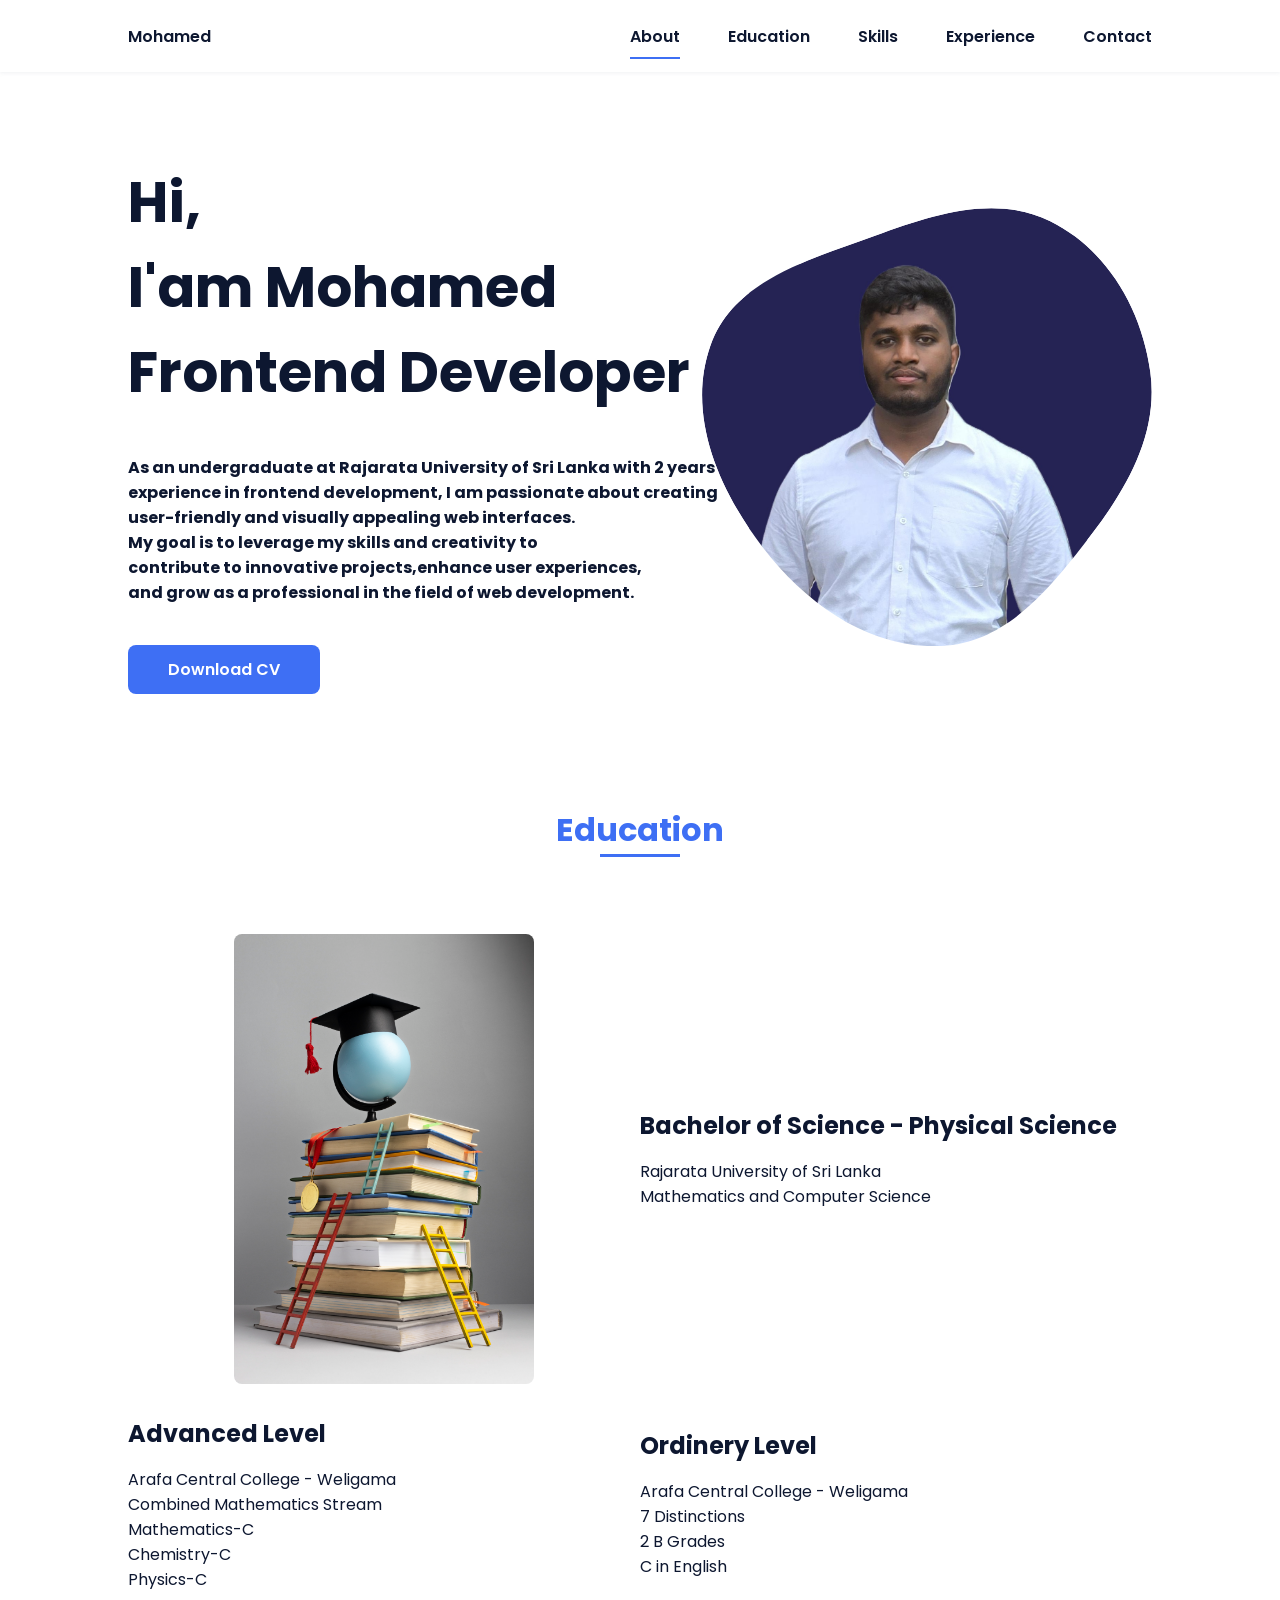
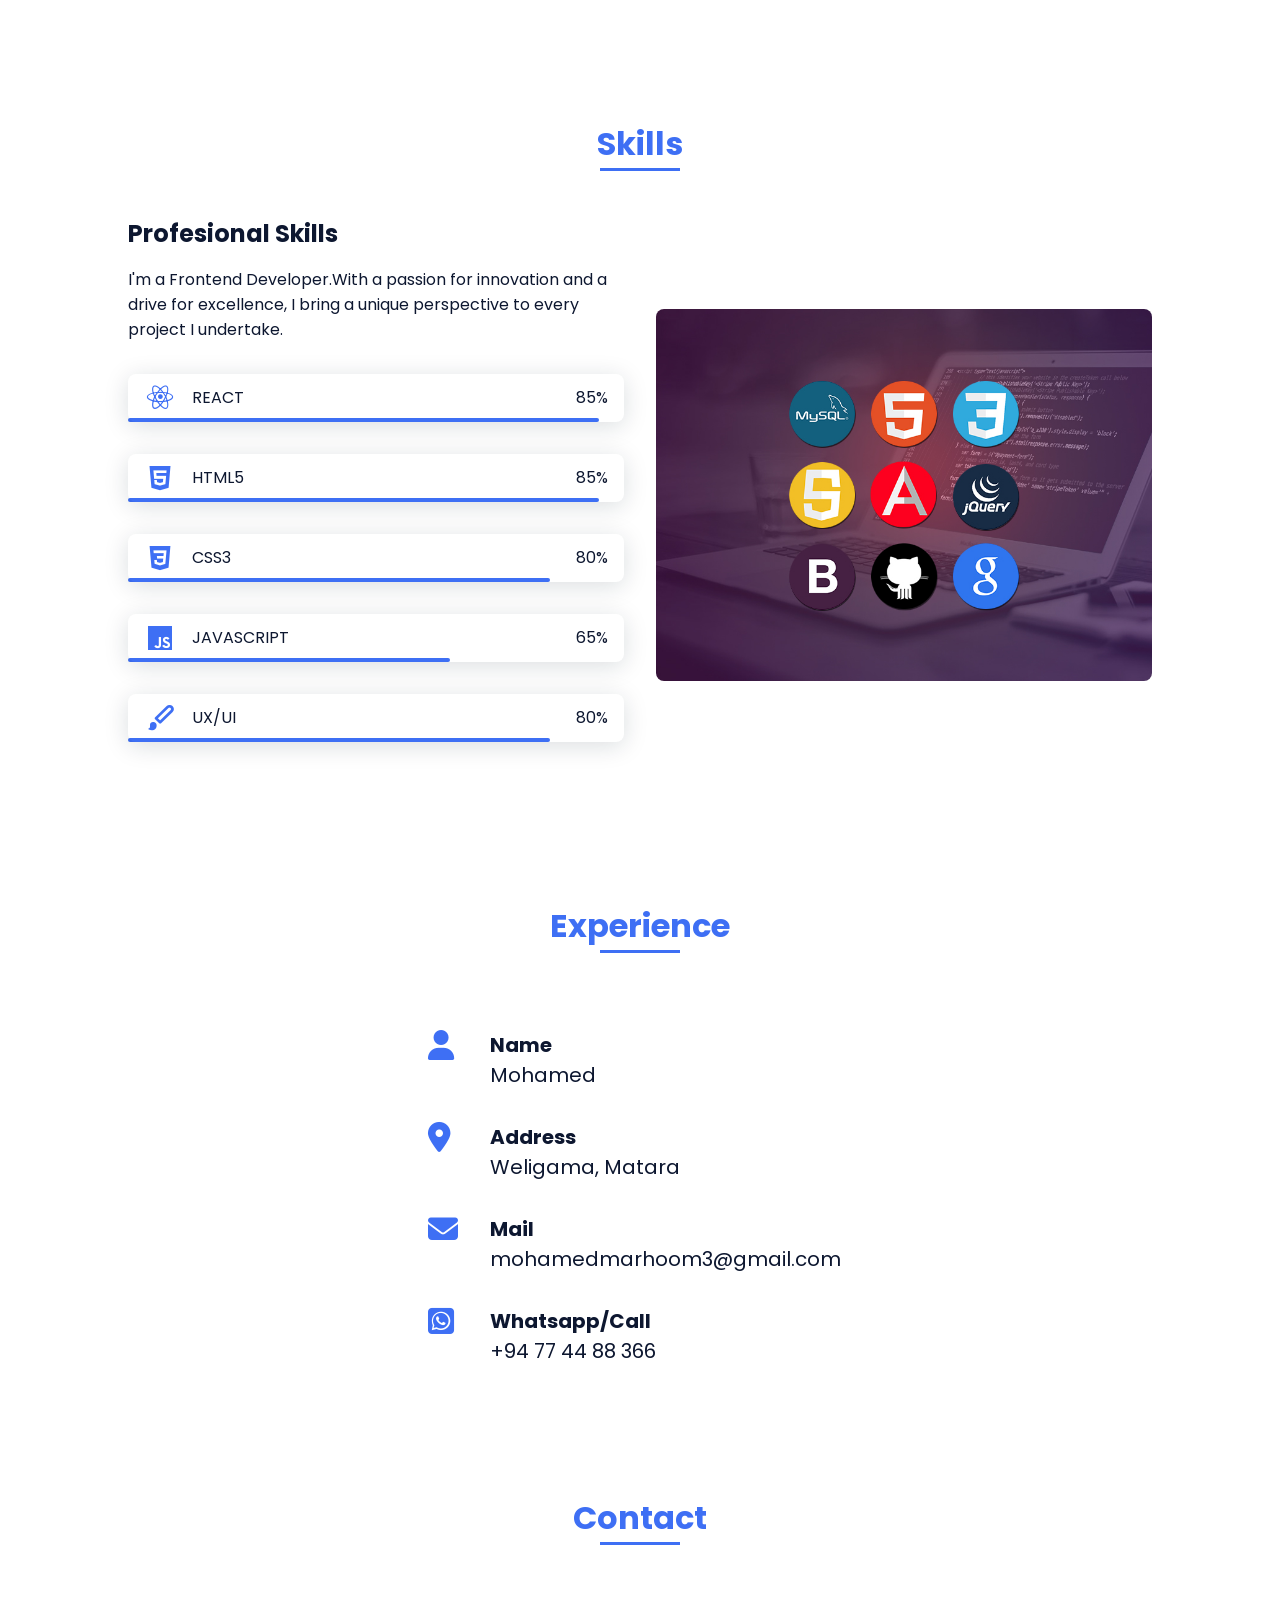
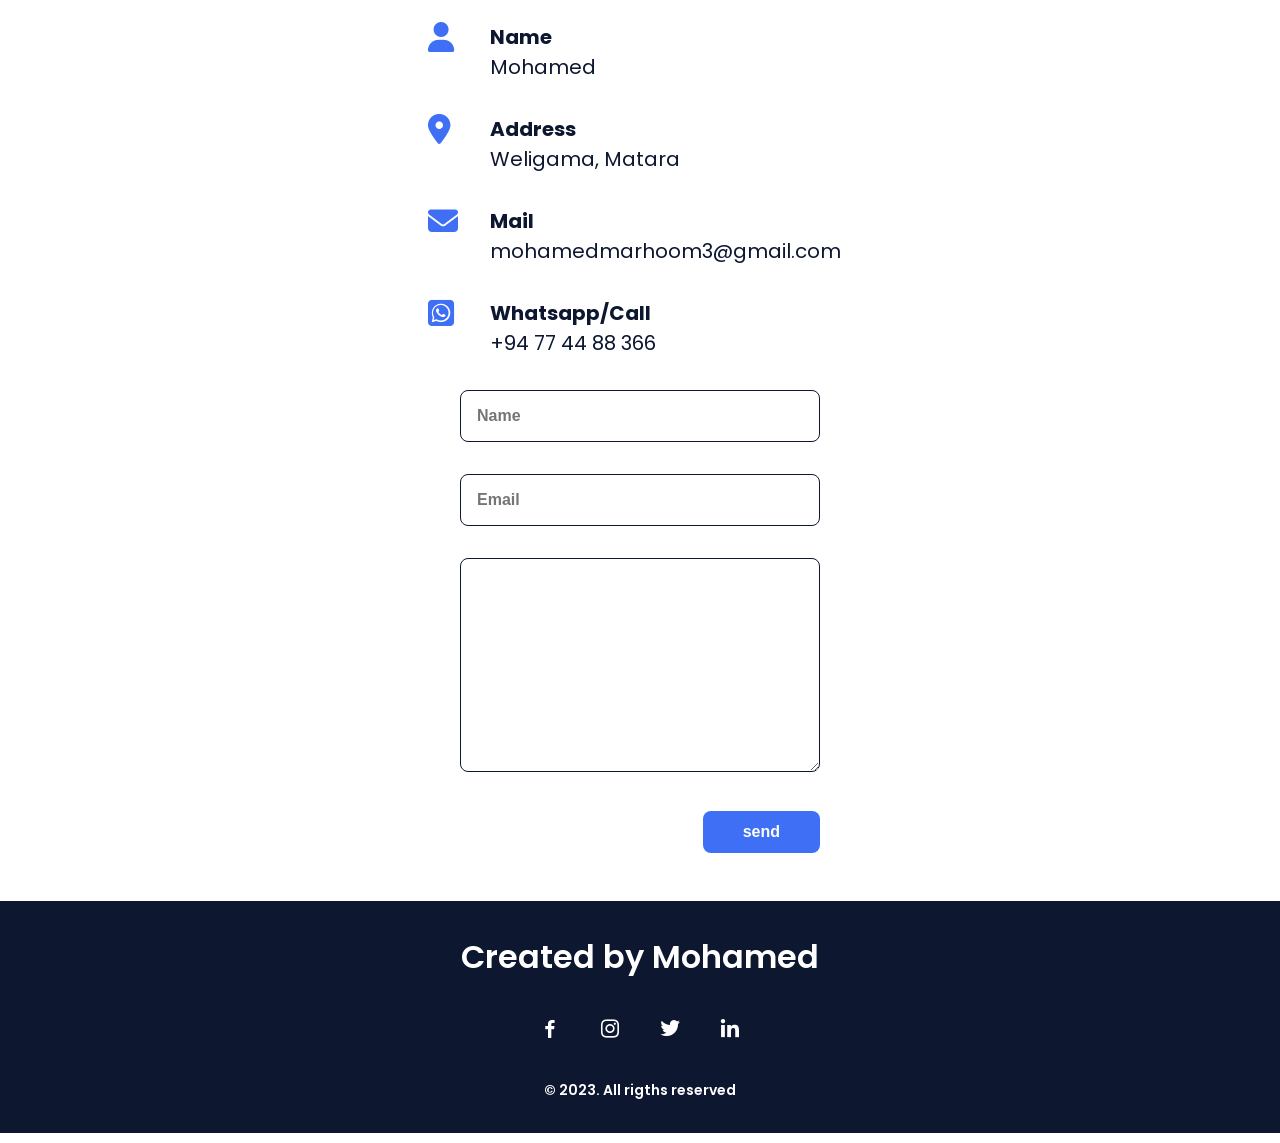
<file: index.html>
<!DOCTYPE html>
<html lang="en">
    <head>
        <meta charset="UTF-8">
        <meta name="viewport" content="width=device-width, initial-scale=1.0">

        <link rel="stylesheet" href="assets/css/styles.css">

        <!-- =====BOX ICONS===== -->
        <link href='https://cdn.jsdelivr.net/npm/boxicons@2.0.5/css/boxicons.min.css' rel='stylesheet'>
        <link rel="stylesheet" href="https://cdnjs.cloudflare.com/ajax/libs/font-awesome/6.4.0/css/all.min.css">

        <title>Portfolio website complete</title>
    </head>
    <body>
        <!--===== HEADER =====-->
        <header class="l-header">
            <nav class="nav bd-grid">
                <div>
                    <a href="#" class="nav__logo">Mohamed</a>
                </div>

                <div class="nav__menu" id="nav-menu">
                    <ul class="nav__list">
                        <li class="nav__item"><a href="#home" class="nav__link active">About</a></li>
                        <li class="nav__item"><a href="#about" class="nav__link">Education</a></li>
                        <li class="nav__item"><a href="#skills" class="nav__link">Skills</a></li>
                        <li class="nav__item"><a href="#work" class="nav__link">Experience</a></li>
                        <li class="nav__item"><a href="#contact" class="nav__link">Contact</a></li>
                    </ul>
                </div>
            </nav>
        </header>

        <main class="l-main">
            <!--===== HOME =====-->
            <section class="home bd-grid" id="home">
                <div class="home__data">
                    <h1 class="home__title">Hi,<br>I'am Mohamed</span><br> Frontend Developer</h1>
                    <h1 class="home__title1">As an undergraduate at Rajarata University of Sri Lanka with 2 years of <br> experience in frontend development, I am passionate about creating <br>user-friendly and visually appealing web interfaces. <br>My goal is to leverage my skills and creativity to <br>contribute to innovative projects,enhance user experiences,<br> and grow as a professional in the field of web development.</h1>

                    <a href="#" class="button">Download CV</a>
                </div>

                <div class="home__img">
                    <svg class="home__blob" viewBox="0 0 479 467" xmlns="http://www.w3.org/2000/svg" xmlns:xlink="http://www.w3.org/1999/xlink">
                        <mask id="mask0" mask-type="alpha">
                            <path d="M9.19024 145.964C34.0253 76.5814 114.865 54.7299 184.111 29.4823C245.804 6.98884 311.86 -14.9503 370.735 14.143C431.207 44.026 467.948 107.508 477.191 174.311C485.897 237.229 454.931 294.377 416.506 344.954C373.74 401.245 326.068 462.801 255.442 466.189C179.416 469.835 111.552 422.137 65.1576 361.805C17.4835 299.81 -17.1617 219.583 9.19024 145.964Z"/>
                        </mask>
                        <g mask="url(#mask0)">
                            <path d="M9.19024 145.964C34.0253 76.5814 114.865 54.7299 184.111 29.4823C245.804 6.98884 311.86 -14.9503 370.735 14.143C431.207 44.026 467.948 107.508 477.191 174.311C485.897 237.229 454.931 294.377 416.506 344.954C373.74 401.245 326.068 462.801 255.442 466.189C179.416 469.835 111.552 422.137 65.1576 361.805C17.4835 299.81 -17.1617 219.583 9.19024 145.964Z"/>
                            <image class="home__blob-img" x="50" y="60" href="mohamed1.jpeg"/>
                        </g>
                    </svg>
                </div>
            </section>

            <!--===== ABOUT =====-->
            <section class="about section " id="about">
                <h2 class="section-title">Education</h2>

                <div class="about__container bd-grid">
                    <div class="about__img">
                        <img src="education.jpg" alt="">
                    </div>
                    
                    <div>
                        <h2 class="about__subtitle">Bachelor of Science - Physical Science </h2>
                        <p class="about__text">Rajarata University of Sri Lanka<br> Mathematics and Computer Science </p>           
                    </div>
                    <div>
                        <h2 class="about__subtitle">Advanced Level </h2>
                        <p class="about__text">Arafa Central College - Weligama <br> Combined Mathematics Stream<br>Mathematics-C<br>Chemistry-C<br>Physics-C </p>           
                    </div>  
                    <div>
                        <h2 class="about__subtitle">Ordinery Level </h2>
                        <p class="about__text">Arafa Central College - Weligama <br> 7 Distinctions<br>2 B Grades<br> C in English</p>           
                    </div>                                    
                </div>
            </section>

            <!--===== SKILLS =====-->
            <section class="skills section" id="skills">
                <h2 class="section-title">Skills</h2>

                <div class="skills__container bd-grid">          
                    <div>
                        <h2 class="skills__subtitle">Profesional Skills</h2>
                        <p class="skills__text">I'm a Frontend Developer.With a passion for innovation and a drive for excellence, I bring a unique perspective to every project I undertake.</p>
                        <div class="skills__data">
                            <div class="skills__names">
                                <i class='bx bxl-react skills__icon'></i>
                                <span class="skills__name">REACT</span>
                            </div>
                            <div class="skills__bar skills__html">

                            </div>
                            <div>
                                <span class="skills__percentage">85%</span>
                            </div>
                        </div>
                        <div class="skills__data">
                            <div class="skills__names">
                                <i class='bx bxl-html5 skills__icon'></i>
                                <span class="skills__name">HTML5</span>
                            </div>
                            <div class="skills__bar skills__html">

                            </div>
                            <div>
                                <span class="skills__percentage">85%</span>
                            </div>
                        </div>
                        <div class="skills__data">
                            <div class="skills__names">
                                <i class='bx bxl-css3 skills__icon'></i>
                                <span class="skills__name">CSS3</span>
                            </div>
                            <div class="skills__bar skills__css">
                                
                            </div>
                            <div>
                                <span class="skills__percentage">80%</span>
                            </div>
                        </div>
                        <div class="skills__data">
                            <div class="skills__names">
                                <i class='bx bxl-javascript skills__icon' ></i>
                                <span class="skills__name">JAVASCRIPT</span>
                            </div>
                            <div class="skills__bar skills__js">
                                
                            </div>
                            <div>
                                <span class="skills__percentage">65%</span>
                            </div>
                        </div>
                        <div class="skills__data">
                            <div class="skills__names">
                                <i class='bx bxs-paint skills__icon'></i>
                                <span class="skills__name">UX/UI</span>
                            </div>
                            <div class="skills__bar skills__ux">
                                
                            </div>
                            <div>
                                <span class="skills__percentage">80%</span>
                            </div>
                        </div>
                    </div>
                    
                    <div>              
                        <img src="Tools.jpg" alt="" class="skills__img">
                    </div>
                </div>
            </section>

            <!--===== Experience =====-->
            <section class="work section" id="work">
                <h2 class="section-title">Experience</h2>

                <div class="work__container bd-grid">
                    <i class="fa-solid fa-user"></i>
                    <p class="label">Name<br><span>Mohamed</span></p>
                    <br>
                    <i class="fa-solid fa-location-dot"></i>
                    <p class="label">Address<br><span>Weligama, Matara</span></p>
                    <br>
                    <i class="fa-solid fa-envelope"></i>
                    <p class="label">Mail<br><span>mohamedmarhoom3@gmail.com</span></p>
                    <br>
                    <i class="fa-brands fa-square-whatsapp"></i>
                    <p class="label">Whatsapp/Call<br><span>+94 77 44 88 366</span></p>
                </div>
            </section>

            <!--===== CONTACT =====-->
            <section class="contact section" id="contact">
                <h2 class="section-title">Contact</h2>

                <div class="work__container bd-grid">
                    <i class="fa-solid fa-user"></i>
                    <p class="label">Name<br><span>Mohamed</span></p>
                    <br>
                    <i class="fa-solid fa-location-dot"></i>
                    <p class="label">Address<br><span>Weligama, Matara</span></p>
                    <br>
                    <i class="fa-solid fa-envelope"></i>
                    <p class="label">Mail<br><span>mohamedmarhoom3@gmail.com</span></p>
                    <br>
                    <i class="fa-brands fa-square-whatsapp"></i>
                    <p class="label">Whatsapp/Call<br><span>+94 77 44 88 366</span></p>
                </div>

                <div class="contact__container bd-grid">
                    <form action="" class="contact__form">
                        <input type="text" placeholder="Name" class="contact__input">
                        <input type="mail" placeholder="Email" class="contact__input">
                        <textarea name="" id="" cols="0" rows="10" class="contact__input"></textarea>
                        <input type="button" value="send" class="contact__button button">
                    </form>
                </div>
            </section>
        </main>

        <!--===== FOOTER =====-->
        <footer class="footer">
            <p class="footer__title">Created by Mohamed</p>
            <div class="footer__social">
                <a href="#" class="footer__icon"><i class='bx bxl-facebook' ></i></a>
                <a href="#" class="footer__icon"><i class='bx bxl-instagram' ></i></a>
                <a href="#" class="footer__icon"><i class='bx bxl-twitter' ></i></a>
                <a href="#" class="footer__icon"><i class='bx bxl-linkedin' ></i></a>
            </div>
            <p class="footer__copy">&#169; 2023. All rigths reserved</p>
        </footer>

        
    </body>
</html>
</file>
<file: assets/css/styles.css>
/*===== GOOGLE FONTS =====*/
@import url("https://fonts.googleapis.com/css2?family=Poppins:wght@400;600;700&display=swap");
/*===== VARIABLES CSS =====*/
:root {
  --header-height: 3rem;
  --font-semi: 600;
  /*===== Colores =====*/
  /*Purple 260 - Red 355 - Blue 224 - Pink 340*/
  /* HSL color mode */
  --hue-color: 224;
  --first-color: hsl(var(--hue-color), 89%, 60%);
  --second-color: hsl(var(--hue-color), 56%, 12%);
  /*===== Fuente y tipografia =====*/
  --body-font: 'Poppins', sans-serif;
  --big-font-size: 2rem;
  --h2-font-size: 1.25rem;
  --normal-font-size: .938rem;
  --smaller-font-size: .75rem;
  /*===== Margenes =====*/
  --mb-2: 1rem;
  --mb-4: 2rem;
  --mb-5: 2.5rem;
  --mb-6: 3rem;
  /*===== z index =====*/
  --z-back: -10;
  --z-fixed: 100;
}

@media screen and (min-width: 968px) {
  :root {
    --big-font-size: 3.5rem;
    --h2-font-size: 2rem;
    --normal-font-size: 1rem;
    --smaller-font-size: .875rem;
  }
}

/*===== BASE =====*/
*, ::before, ::after {
  box-sizing: border-box;
}

html {
  scroll-behavior: smooth;
}

body {
  margin: var(--header-height) 0 0 0;
  font-family: var(--body-font);
  font-size: var(--normal-font-size);
  color: var(--second-color);
}

h1, h2, p {
  margin: 0;
}

ul {
  margin: 0;
  padding: 0;
  list-style: none;
}

a {
  text-decoration: none;
}

img {
  max-width: 100%;
  height: auto;
  display: block;
}

/*===== CLASS CSS ===== */
.section-title {
  position: relative;
  font-size: var(--h2-font-size);
  color: var(--first-color);
  margin-top: var(--mb-2);
  margin-bottom: var(--mb-4);
  text-align: center;
}

.section-title::after {
  position: absolute;
  content: '';
  width: 64px;
  height: 0.18rem;
  left: 0;
  right: 0;
  margin: auto;
  top: 2rem;
  background-color: var(--first-color);
}

.section {
  padding-top: 3rem;
  padding-bottom: 2rem;
}

/*===== LAYOUT =====*/
.bd-grid {
  max-width: 1024px;
  display: grid;
  margin-left: var(--mb-2);
  margin-right: var(--mb-2);
}

.l-header {
  width: 100%;
  position: fixed;
  top: 0;
  left: 0;
  z-index: var(--z-fixed);
  background-color: #fff;
  box-shadow: 0 1px 4px rgba(146, 161, 176, 0.15);
}

/*===== NAV =====*/
.nav {
  height: var(--header-height);
  display: flex;
  justify-content: space-between;
  align-items: center;
  font-weight: var(--font-semi);
}

@media screen and (max-width: 767px) {
  .nav__menu {
    position: fixed;
    top: var(--header-height);
    right: -100%;
    width: 80%;
    height: 100%;
    padding: 2rem;
    background-color: var(--second-color);
    transition: .5s;
  }
}

.nav__item {
  margin-bottom: var(--mb-4);
}

.nav__link {
  position: relative;
  color: #fff;
}

.nav__link:hover {
  position: relative;
}

.nav__link:hover::after {
  position: absolute;
  content: '';
  width: 100%;
  height: 0.18rem;
  left: 0;
  top: 2rem;
  background-color: var(--first-color);
}

.nav__logo {
  color: var(--second-color);
}

.nav__toggle {
  color: var(--second-color);
  font-size: 1.5rem;
  cursor: pointer;
}

/*Active menu*/
.active::after {
  position: absolute;
  content: '';
  width: 100%;
  height: 0.18rem;
  left: 0;
  top: 2rem;
  background-color: var(--first-color);
}

/*=== Show menu ===*/
.show {
  right: 0;
}

/*===== HOME =====*/
.home {
  position: relative;
  row-gap: 5rem;
  padding: 4rem 0 5rem;
}

.home__data {
  align-self: center;
}

.home__title {
  font-size: var(--big-font-size);
  margin-bottom: var(--mb-5);
}

.home__title1 {
  font-size: var(--medium-font-size);
  margin-bottom: var(--mb-5);
}

.home__title-color {
  color: var(--first-color);
}

.home__social {
  display: flex;
  flex-direction: column;
}

.home__social-icon {
  width: max-content;
  margin-bottom: var(--mb-2);
  font-size: 1.5rem;
  color: var(--second-color);
}

.home__social-icon:hover {
  color: var(--first-color);
}

.home__img {
  position: absolute;
  right: 0;
  bottom: 0;
  width: 260px;
}

.home__blob {
  fill: #252354;
}

.home__blob-img {
  width: 360px;
}

/*BUTTONS*/
.button {
  display: inline-block;
  background-color: var(--first-color);
  color: #fff;
  padding: .75rem 2.5rem;
  font-weight: var(--font-semi);
  border-radius: .5rem;
  transition: .3s;
}

.button:hover {
  box-shadow: 0px 10px 36px rgba(0, 0, 0, 0.15);
}

/* ===== ABOUT =====*/
.about__container {
  row-gap: 2rem;
  text-align: center;
}

.about__subtitle {
  margin-bottom: var(--mb-2);
}

.about__img {
  justify-self: center;
}

.about__img img {
  width: 200px;
  border-radius: .5rem;
}

/* ===== SKILLS =====*/
.skills__container {
  row-gap: 2rem;
  text-align: center;
}

.skills__subtitle {
  margin-bottom: var(--mb-2);
}

.skills__text {
  margin-bottom: var(--mb-4);
}

.skills__data {
  display: flex;
  justify-content: space-between;
  align-items: center;
  position: relative;
  font-weight: var(--font-semi);
  padding: .5rem 1rem;
  margin-bottom: var(--mb-4);
  border-radius: .5rem;
  box-shadow: 0px 4px 25px rgba(14, 36, 49, 0.15);
}

.skills__icon {
  font-size: 2rem;
  margin-right: var(--mb-2);
  color: var(--first-color);
}

.skills__names {
  display: flex;
  align-items: center;
}

.skills__bar {
  position: absolute;
  left: 0;
  bottom: 0;
  background-color: var(--first-color);
  height: .25rem;
  border-radius: .5rem;
  z-index: var(--z-back);
}

.skills__html {
  width: 95%;
}

.skills__css {
  width: 85%;
}

.skills__js {
  width: 65%;
}

.skills__ux {
  width: 85%;
}

.skills__img {
  border-radius: .5rem;
}

/* ===== WORK =====*/
.work__container {
  row-gap: 2rem;
  font-size: 30px;
}

.work__container i{
  color: hsl(var(--hue-color), 89%, 60%);
  padding-left: 300px;
}
.work__container .label{
  font-size: 20px;
}
.label{
  font-weight: bold;

}
span{
  font-weight: normal;
}
/* ===== CONTACT =====*/
.contact__input {
  width: 100%;
  font-size: var(--normal-font-size);
  font-weight: var(--font-semi);
  padding: 1rem;
  border-radius: .5rem;
  border: 1.5px solid var(--second-color);
  outline: none;
  margin-bottom: var(--mb-4);
}

.contact__button {
  display: block;
  border: none;
  outline: none;
  font-size: var(--normal-font-size);
  cursor: pointer;
  margin-left: auto;
}

/* ===== FOOTER =====*/
.footer {
  background-color: var(--second-color);
  color: #fff;
  text-align: center;
  font-weight: var(--font-semi);
  padding: 2rem 0;
}

.footer__title {
  font-size: 2rem;
  margin-bottom: var(--mb-4);
}

.footer__social {
  margin-bottom: var(--mb-4);
}

.footer__icon {
  font-size: 1.5rem;
  color: #fff;
  margin: 0 var(--mb-2);
}

.footer__copy {
  font-size: var(--smaller-font-size);
}

/* ===== MEDIA QUERIES=====*/
@media screen and (max-width: 320px) {
  .home {
    row-gap: 2rem;
  }
  .home__img {
    width: 200px;
  }
}

@media screen and (min-width: 576px) {
  .home {
    padding: 4rem 0 2rem;
  }
  .home__social {
    padding-top: 0;
    padding-bottom: 2.5rem;
    flex-direction: row;
    align-self: flex-end;
  }
  .home__social-icon {
    margin-bottom: 0;
    margin-right: var(--mb-4);
  }
  .home__img {
    width: 300px;
    bottom: 25%;
  }
  .about__container {
    grid-template-columns: repeat(2, 1fr);
    align-items: center;
    text-align: initial;
  }
  .skills__container {
    grid-template-columns: .7fr;
    justify-content: center;
    column-gap: 1rem;
  }
  .work__container {
    grid-template-columns: repeat(2, 1fr);
    column-gap: 2rem;
    padding-top: 2rem;
  }
  .contact__form {
    width: 360px;
    padding-top: 2rem;
  }
  .contact__container {
    justify-items: center;
  }
}

@media screen and (min-width: 768px) {
  body {
    margin: 0;
  }
  .section {
    padding-top: 4rem;
    padding-bottom: 3rem;
  }
  .section-title {
    margin-bottom: var(--mb-6);
  }
  .section-title::after {
    width: 80px;
    top: 3rem;
  }
  .nav {
    height: calc(var(--header-height) + 1.5rem);
  }
  .nav__list {
    display: flex;
    padding-top: 0;
  }
  .nav__item {
    margin-left: var(--mb-6);
    margin-bottom: 0;
  }
  .nav__toggle {
    display: none;
  }
  .nav__link {
    color: var(--second-color);
  }
  .home {
    padding: 8rem 0 2rem;
  }
  .home__img {
    width: 400px;
    bottom: 10%;
  }
  .about__container {
    padding-top: 2rem;
  }
  .about__img img {
    width: 300px;
  }
  .skills__container {
    grid-template-columns: repeat(2, 1fr);
    column-gap: 2rem;
    align-items: center;
    text-align: initial;
  }
  .work__container {
    grid-template-columns: repeat(3, 1fr);
    column-gap: 2rem;
  }
}

@media screen and (min-width: 992px) {
  .bd-grid {
    margin-left: auto;
    margin-right: auto;
  }
  .home {
    padding: 10rem 0 2rem;
  }
  .home__img {
    width: 450px;
  }
}
</file>
